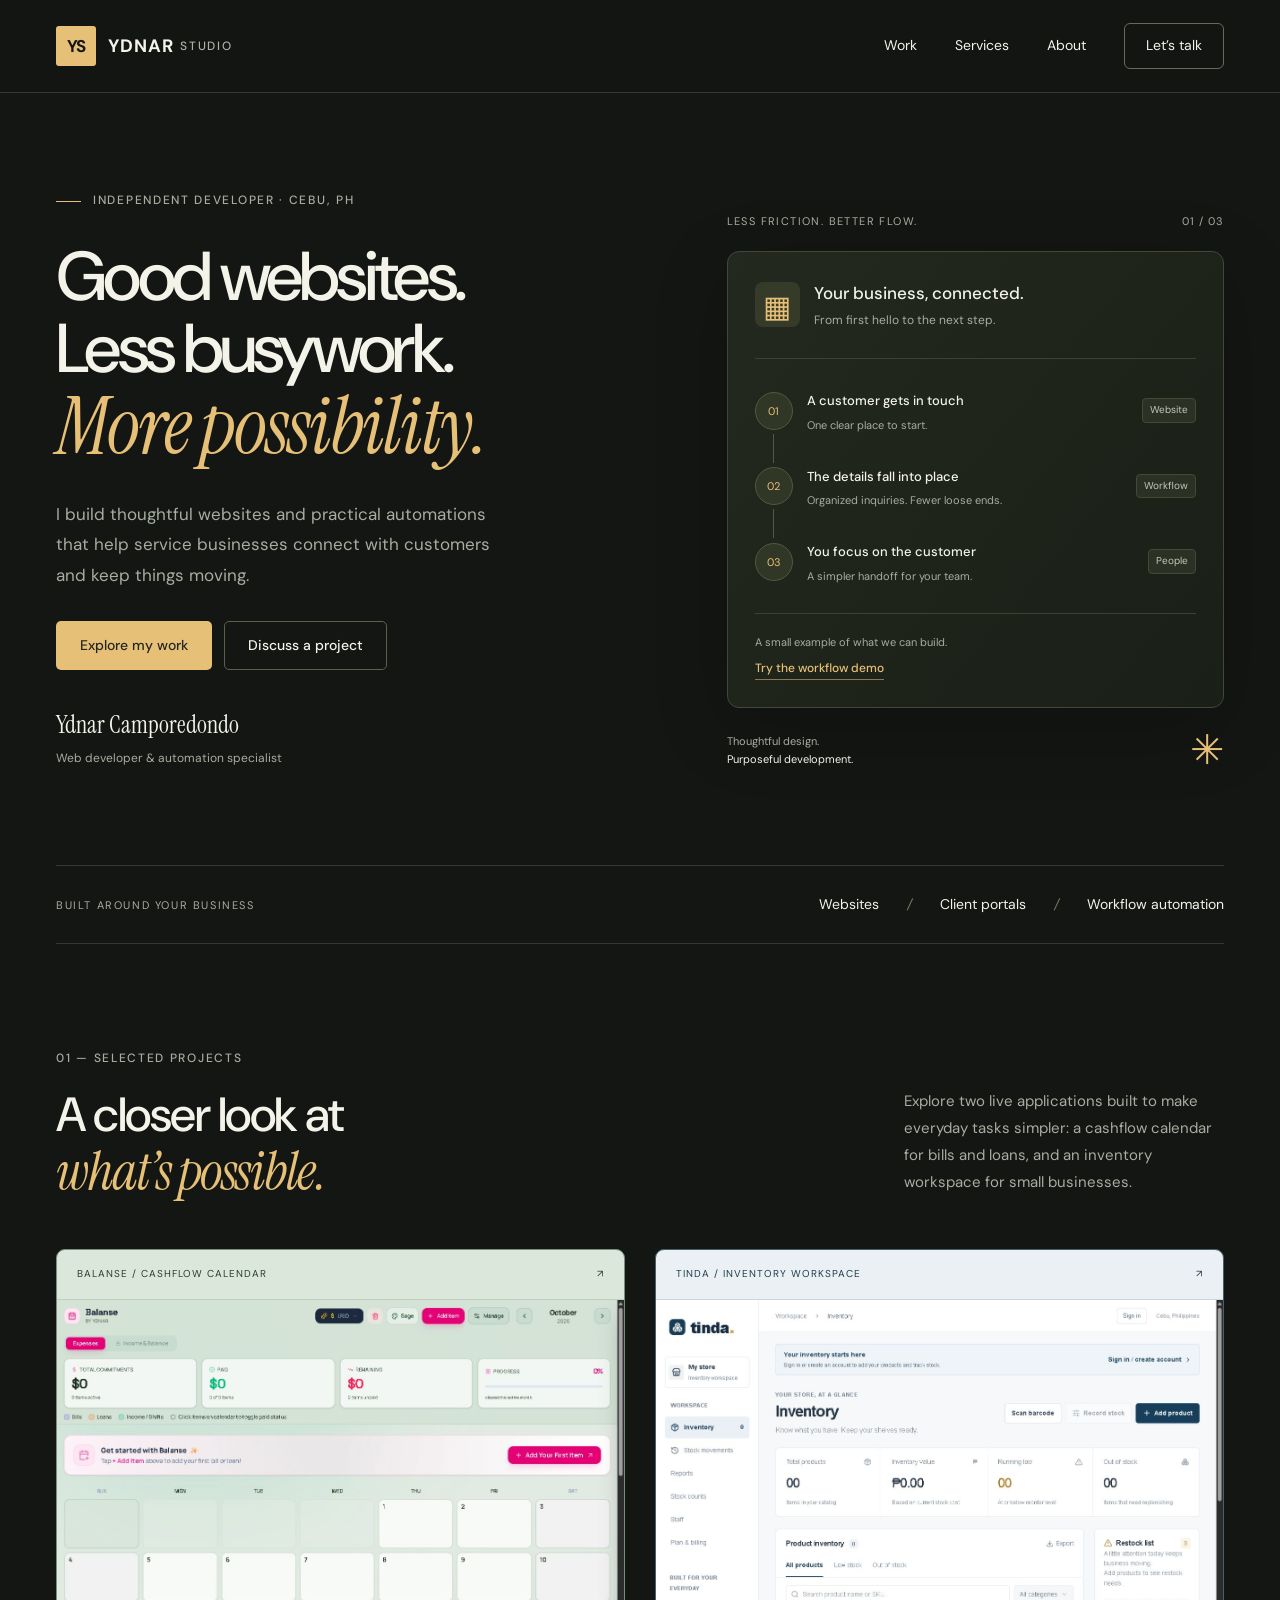
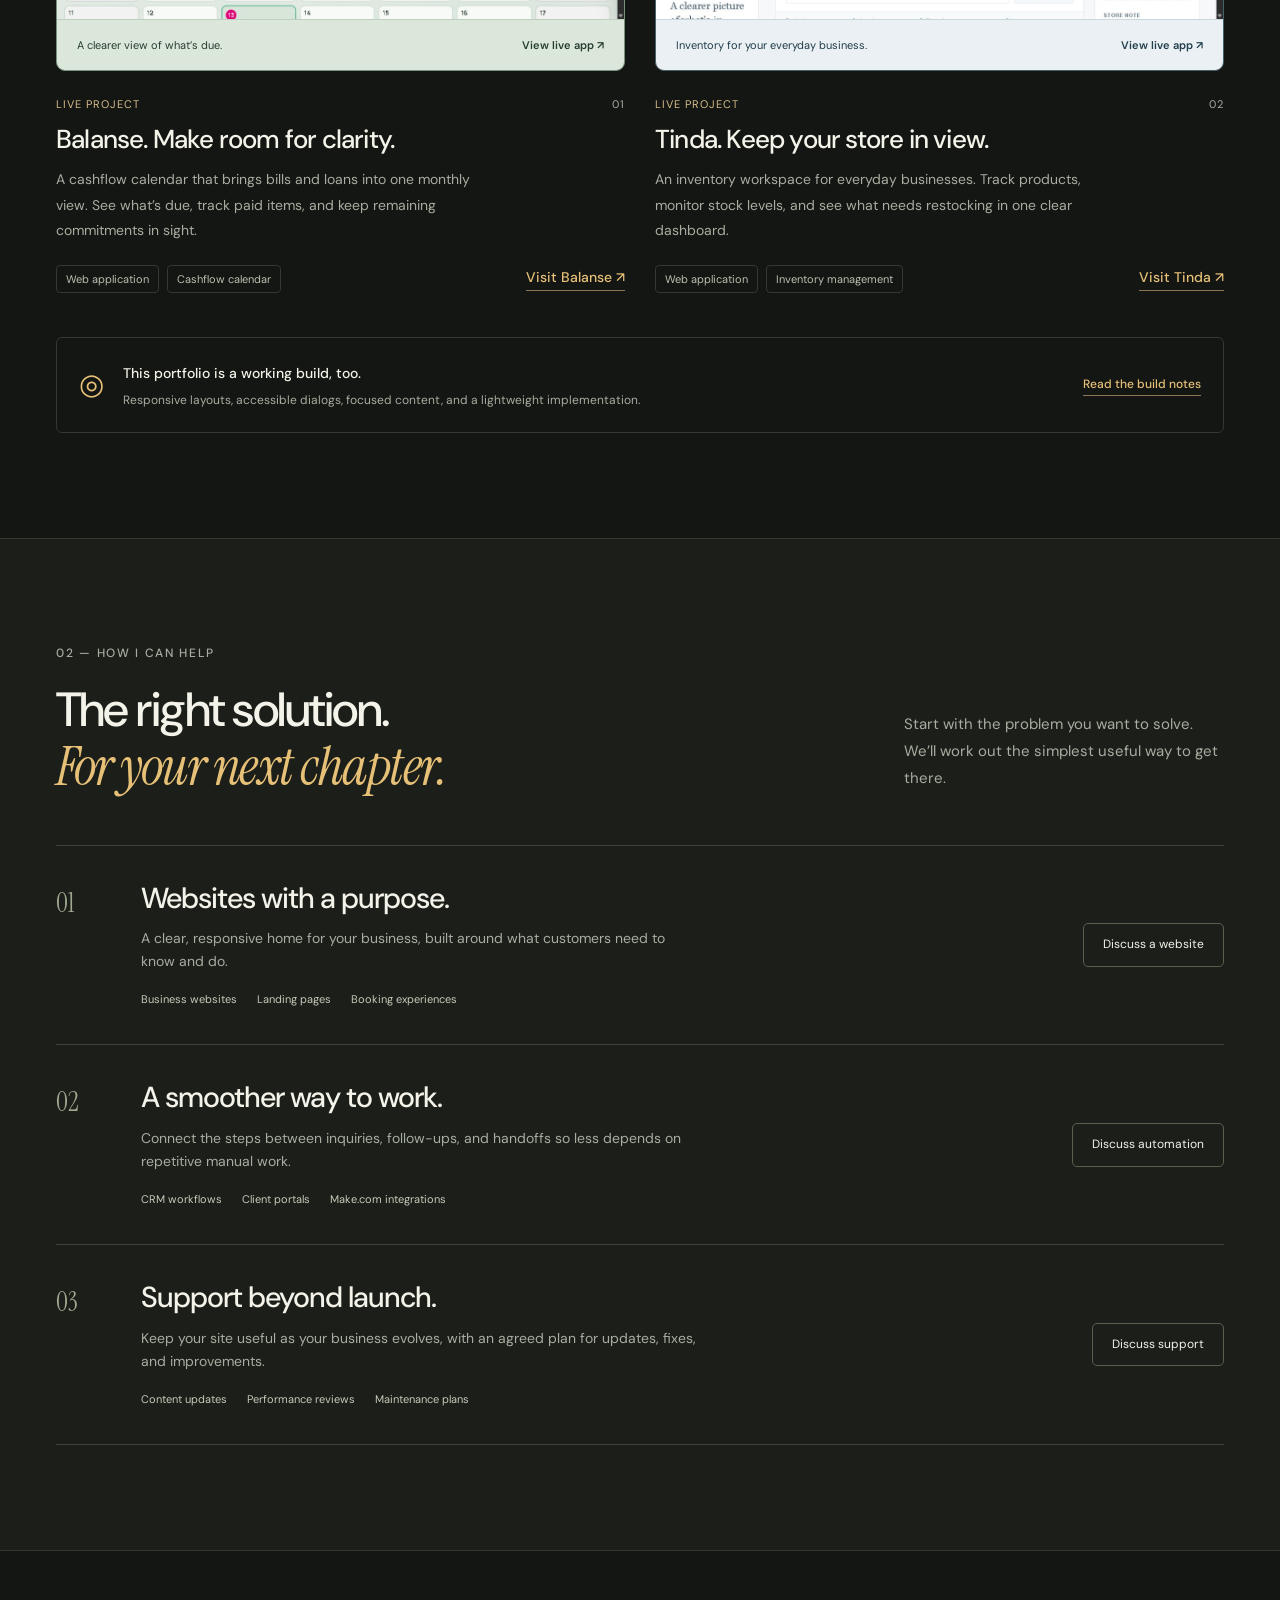
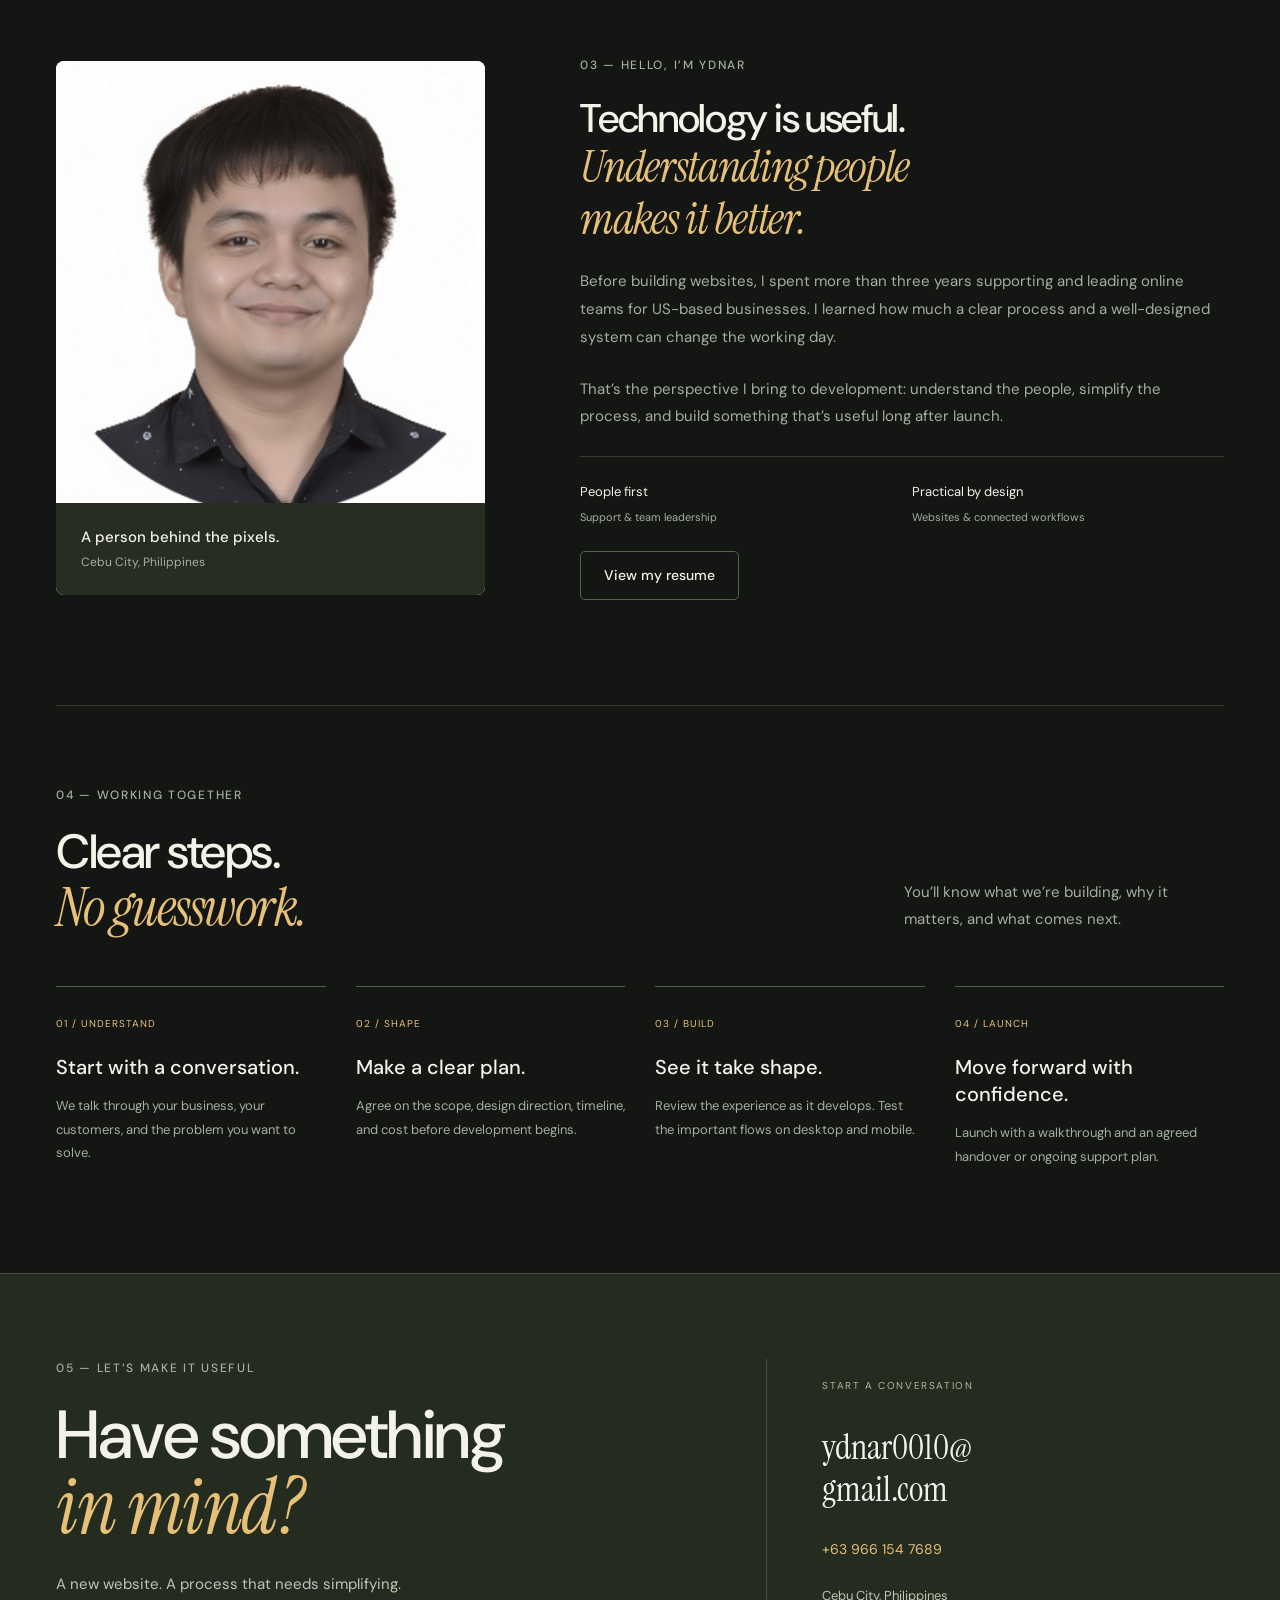
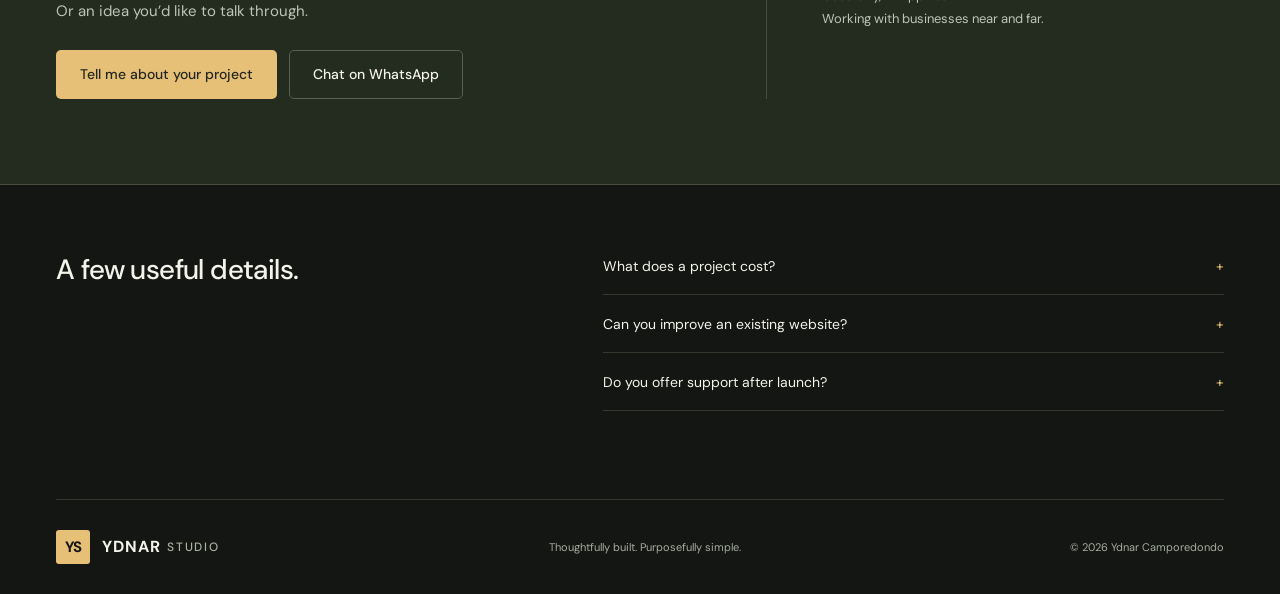
<file: index.html>
<!doctype html>
<html lang="en">
<head>
  <meta charset="utf-8"><meta name="viewport" content="width=device-width,initial-scale=1">
  <title>Ydnar Studio — Websites that work. Systems that connect.</title>
  <meta name="description" content="Ydnar Camporedondo builds thoughtful websites and practical automations for service businesses. Explore interactive demos and discuss your next project.">
  <meta name="theme-color" content="#141613">
  <link rel="canonical" href="https://ydnarstudio.space/">
  <meta property="og:url" content="https://ydnarstudio.space/">
  <meta property="og:type" content="website"><meta property="og:title" content="Ydnar Studio — Websites & Automations"><meta property="og:description" content="Thoughtful websites. Less busywork. A better experience for your customers.">
  <link rel="icon" type="image/svg+xml" href="data:image/svg+xml,%3Csvg xmlns='http://www.w3.org/2000/svg' viewBox='0 0 32 32'%3E%3Crect width='32' height='32' rx='3' fill='%23141613'/%3E%3Cpath d='M8 8l8 10 8-10M16 18v7' fill='none' stroke='%23e6bd6b' stroke-width='3'/%3E%3C/svg%3E">
  <link rel="preconnect" href="https://fonts.googleapis.com"><link rel="preconnect" href="https://fonts.gstatic.com" crossorigin>
  <link href="https://fonts.googleapis.com/css2?family=DM+Sans:wght@400;500;600;700&family=Instrument+Serif:ital@0;1&display=swap" rel="stylesheet">
  <link rel="stylesheet" href="styles.css"><script src="app.js" defer></script>
</head>
<body>
  <a class="skip-link" href="#main">Skip to content</a>
  <header class="site-header"><div class="wrap nav-wrap">
    <a class="brand" href="#home" aria-label="Ydnar Studio home"><span class="brand-mark" aria-hidden="true">YS</span><span class="brand-name">YDNAR<span class="brand-light">STUDIO</span></span></a>
    <button class="menu-toggle" aria-expanded="false" aria-controls="navigation">Menu <span aria-hidden="true">☰</span></button>
    <nav id="navigation" aria-label="Main navigation"><a href="#work">Work</a><a href="#services">Services</a><a href="#about">About</a><a class="nav-cta" href="#contact">Let’s talk</a></nav>
  </div></header>
  <main id="main">
    <section class="hero wrap" id="home">
      <div class="hero-copy"><p class="eyebrow"><span class="small-rule"></span> INDEPENDENT DEVELOPER · CEBU, PH</p>
        <h1>Good websites.<br>Less busywork.<br><em>More possibility.</em></h1>
        <p class="hero-description">I build thoughtful websites and practical automations that help service businesses connect with customers and keep things moving.</p>
        <div class="actions"><a class="button button-gold" href="#work">Explore my work</a><button class="button button-outline" data-brief>Discuss a project</button></div>
        <div class="hero-signoff"><span class="signature">Ydnar Camporedondo</span><span class="muted">Web developer & automation specialist</span></div>
      </div>
      <div class="hero-feature">
        <div class="feature-topline"><span>LESS FRICTION. BETTER FLOW.</span><span class="number">01 / 03</span></div>
        <div class="system-card">
          <div class="system-header"><span class="system-symbol" aria-hidden="true">▦</span><div><strong>Your business, connected.</strong><span>From first hello to the next step.</span></div></div>
          <div class="flow-step"><span class="step-icon" aria-hidden="true">01</span><div><strong>A customer gets in touch</strong><p>One clear place to start.</p></div><span class="flow-tag">Website</span></div>
          <div class="flow-line" aria-hidden="true"></div>
          <div class="flow-step"><span class="step-icon" aria-hidden="true">02</span><div><strong>The details fall into place</strong><p>Organized inquiries. Fewer loose ends.</p></div><span class="flow-tag">Workflow</span></div>
          <div class="flow-line" aria-hidden="true"></div>
          <div class="flow-step"><span class="step-icon" aria-hidden="true">03</span><div><strong>You focus on the customer</strong><p>A simpler handoff for your team.</p></div><span class="flow-tag">People</span></div>
          <div class="system-footer"><span>A small example of what we can build.</span><button class="text-button" data-project="pipeline">Try the workflow demo</button></div>
        </div>
        <div class="feature-bottom"><span>Thoughtful design.<br><strong>Purposeful development.</strong></span><span class="orbital-mark" aria-hidden="true">✳</span></div>
      </div>
    </section>
    <div class="specialties wrap"><span>BUILT AROUND YOUR BUSINESS</span><div><span>Websites</span><i aria-hidden="true">/</i><span>Client portals</span><i aria-hidden="true">/</i><span>Workflow automation</span></div></div>
    <section class="section wrap" id="work">
      <div class="section-heading"><div><p class="eyebrow">01 — SELECTED PROJECTS</p><h2>A closer look at<br><em>what’s possible.</em></h2></div><p>Explore two live applications built to make everyday tasks simpler: a cashflow calendar for bills and loans, and an inventory workspace for small businesses.</p></div>
      <div class="project-grid">
        <article class="project-card" id="cashflow-project">
          <a class="project-preview tinda-preview cashflow-preview" href="https://cashflow-calendar-eight.vercel.app/" target="_blank" rel="noopener noreferrer" aria-label="Open Balanse cashflow calendar (opens in a new tab)"><span class="preview-chrome"><span>BALANSE / CASHFLOW CALENDAR</span><span aria-hidden="true">↗</span></span><img src="cashflow-preview.jpg" alt="Balanse cashflow calendar in its sage theme, showing monthly commitments, paid and remaining totals, and a calendar for bills and loans." width="1265" height="712" loading="lazy" decoding="async"><span class="tinda-preview-caption"><span>A clearer view of what’s due.</span><span>View live app <span aria-hidden="true">↗</span></span></span></a>
          <div class="project-meta"><span class="project-kind">LIVE PROJECT</span><span>01</span></div><h3>Balanse. Make room for clarity.</h3><p>A cashflow calendar that brings bills and loans into one monthly view. See what’s due, track paid items, and keep remaining commitments in sight.</p><div class="project-bottom"><div class="tags"><span>Web application</span><span>Cashflow calendar</span></div><a class="text-button" href="https://cashflow-calendar-eight.vercel.app/" target="_blank" rel="noopener noreferrer">Visit Balanse <span aria-hidden="true">↗</span><span class="sr-only"> (opens in a new tab)</span></a></div>
        </article>
        <article class="project-card" id="tinda-project">
          <a class="project-preview tinda-preview" href="https://tinda-inventory.vercel.app/" target="_blank" rel="noopener noreferrer" aria-label="Open Tinda inventory app (opens in a new tab)"><span class="preview-chrome"><span>TINDA / INVENTORY WORKSPACE</span><span aria-hidden="true">↗</span></span><img src="tinda-preview.jpg" alt="Tinda inventory dashboard showing product totals, inventory value, low-stock indicators, and a restock list." width="1265" height="712" loading="lazy" decoding="async"><span class="tinda-preview-caption"><span>Inventory for your everyday business.</span><span>View live app <span aria-hidden="true">↗</span></span></span></a>
          <div class="project-meta"><span class="project-kind">LIVE PROJECT</span><span>02</span></div><h3>Tinda. Keep your store in view.</h3><p>An inventory workspace for everyday businesses. Track products, monitor stock levels, and see what needs restocking in one clear dashboard.</p><div class="project-bottom"><div class="tags"><span>Web application</span><span>Inventory management</span></div><a class="text-button" href="https://tinda-inventory.vercel.app/" target="_blank" rel="noopener noreferrer">Visit Tinda <span aria-hidden="true">↗</span><span class="sr-only"> (opens in a new tab)</span></a></div>
        </article>
      </div>
      <div class="portfolio-note"><span class="note-icon" aria-hidden="true">◎</span><div><strong>This portfolio is a working build, too.</strong><p>Responsive layouts, accessible dialogs, focused content, and a lightweight implementation.</p></div><button class="text-button" data-project="portfolio">Read the build notes</button></div>
    </section>
    <section class="services-section" id="services"><div class="wrap section">
      <div class="section-heading"><div><p class="eyebrow">02 — HOW I CAN HELP</p><h2>The right solution.<br><em>For your next chapter.</em></h2></div><p>Start with the problem you want to solve. We’ll work out the simplest useful way to get there.</p></div>
      <div class="service-list">
        <article class="service-row"><span class="service-number">01</span><div><h3>Websites with a purpose.</h3><p>A clear, responsive home for your business, built around what customers need to know and do.</p><div class="service-tags"><span>Business websites</span><span>Landing pages</span><span>Booking experiences</span></div></div><button class="service-button" data-brief data-service="Website development">Discuss a website</button></article>
        <article class="service-row"><span class="service-number">02</span><div><h3>A smoother way to work.</h3><p>Connect the steps between inquiries, follow-ups, and handoffs so less depends on repetitive manual work.</p><div class="service-tags"><span>CRM workflows</span><span>Client portals</span><span>Make.com integrations</span></div></div><button class="service-button" data-brief data-service="Workflow automation">Discuss automation</button></article>
        <article class="service-row"><span class="service-number">03</span><div><h3>Support beyond launch.</h3><p>Keep your site useful as your business evolves, with an agreed plan for updates, fixes, and improvements.</p><div class="service-tags"><span>Content updates</span><span>Performance reviews</span><span>Maintenance plans</span></div></div><button class="service-button" data-brief data-service="Website maintenance">Discuss support</button></article>
      </div>
    </div></section>
    <section class="section wrap about-section" id="about"><div class="portrait-block"><img src="ydnar.jpg" alt="Ydnar Camporedondo" width="1056" height="992" loading="lazy"><div class="portrait-caption"><strong>A person behind the pixels.</strong><span>Cebu City, Philippines</span></div></div><div class="about-copy"><p class="eyebrow">03 — HELLO, I’M YDNAR</p><h2>Technology is useful.<br><em>Understanding people<br>makes it better.</em></h2><p>Before building websites, I spent more than three years supporting and leading online teams for US-based businesses. I learned how much a clear process and a well-designed system can change the working day.</p><p>That’s the perspective I bring to development: understand the people, simplify the process, and build something that’s useful long after launch.</p><div class="about-facts"><div><strong>People first</strong><span>Support & team leadership</span></div><div><strong>Practical by design</strong><span>Websites & connected workflows</span></div></div><a class="button button-outline" href="ydnar-resume.pdf" target="_blank" rel="noopener">View my resume <span class="sr-only">(PDF, opens in a new tab)</span></a></div></section>
    <section class="section wrap process-section" id="process"><div class="section-heading"><div><p class="eyebrow">04 — WORKING TOGETHER</p><h2>Clear steps.<br><em>No guesswork.</em></h2></div><p>You’ll know what we’re building, why it matters, and what comes next.</p></div><div class="process-grid"><article><span>01 / UNDERSTAND</span><h3>Start with a conversation.</h3><p>We talk through your business, your customers, and the problem you want to solve.</p></article><article><span>02 / SHAPE</span><h3>Make a clear plan.</h3><p>Agree on the scope, design direction, timeline, and cost before development begins.</p></article><article><span>03 / BUILD</span><h3>See it take shape.</h3><p>Review the experience as it develops. Test the important flows on desktop and mobile.</p></article><article><span>04 / LAUNCH</span><h3>Move forward with confidence.</h3><p>Launch with a walkthrough and an agreed handover or ongoing support plan.</p></article></div></section>
    <section class="contact-section" id="contact"><div class="wrap contact-inner"><div><p class="eyebrow">05 — LET’S MAKE IT USEFUL</p><h2>Have something<br><em>in mind?</em></h2><p>A new website. A process that needs simplifying.<br>Or an idea you’d like to talk through.</p><div class="actions"><button class="button button-gold" data-brief>Tell me about your project</button><a class="button button-outline" href="https://wa.me/639661547689" target="_blank" rel="noopener">Chat on WhatsApp</a></div></div><div class="contact-details"><span>START A CONVERSATION</span><a class="contact-email" href="mailto:ydnar0010@gmail.com">ydnar0010@<br>gmail.com</a><a href="tel:+639661547689">+63 966 154 7689</a><p>Cebu City, Philippines<br>Working with businesses near and far.</p></div></div></section>
    <section class="faq-section wrap"><h2>A few useful details.</h2><div class="faq-list"><details><summary>What does a project cost?</summary><p>Cost depends on the scope, integrations, and content needed. After our first conversation, I’ll prepare a proposal so you can review the deliverables and price before committing.</p></details><details><summary>Can you improve an existing website?</summary><p>Yes. We can start by reviewing your current site and deciding whether targeted improvements or a new build would best support your goals.</p></details><details><summary>Do you offer support after launch?</summary><p>Yes. We’ll agree on the handover and any maintenance arrangement as part of the proposal, including what’s covered and how long it lasts.</p></details></div></section>
  </main>
  <footer class="site-footer wrap"><a class="brand" href="#home" aria-label="Ydnar Studio home"><span class="brand-mark" aria-hidden="true">YS</span><span class="brand-name">YDNAR<span class="brand-light">STUDIO</span></span></a><span>Thoughtfully built. Purposefully simple.</span><span>© <span id="year">2026</span> Ydnar Camporedondo</span></footer>
  <dialog id="project-dialog" class="project-dialog" aria-labelledby="project-title"><div class="dialog-head"><div><p class="eyebrow" id="project-label"></p><h2 id="project-title"></h2></div><button class="close-button" data-close aria-label="Close project details">✕</button></div><div id="project-content"></div></dialog>
  <dialog id="brief-dialog" class="brief-dialog" aria-labelledby="brief-title"><div class="dialog-head"><div><p class="eyebrow">START A CONVERSATION</p><h2 id="brief-title">What are you thinking?</h2></div><button class="close-button" data-close aria-label="Close project inquiry">✕</button></div><p class="brief-intro">A few details make a useful starting point. This prepares an email in your own email app.</p><form id="brief-form"><div class="form-grid"><label>Your name<input name="name" autocomplete="name" required maxlength="100" placeholder="Your name"></label><label>Email address<input name="email" type="email" autocomplete="email" required maxlength="254" placeholder="you@business.com"></label></div><label>What can I help with?<select name="service"><option>Website development</option><option>Workflow automation</option><option>Website maintenance</option><option>Something else</option></select></label><label>Tell me a little about the project<textarea name="message" required maxlength="4000" rows="4" placeholder="What does your business do, and what would you like to improve?"></textarea></label><div class="brief-actions"><button class="button button-gold" type="submit">Prepare email</button><button class="button button-outline" type="button" id="copy-brief">Copy inquiry</button></div><p id="brief-status" role="status"></p><p class="form-note">No details are stored on this website. You can also email <a href="mailto:ydnar0010@gmail.com">ydnar0010@gmail.com</a> directly.</p></form></dialog>
</body></html>
</file>
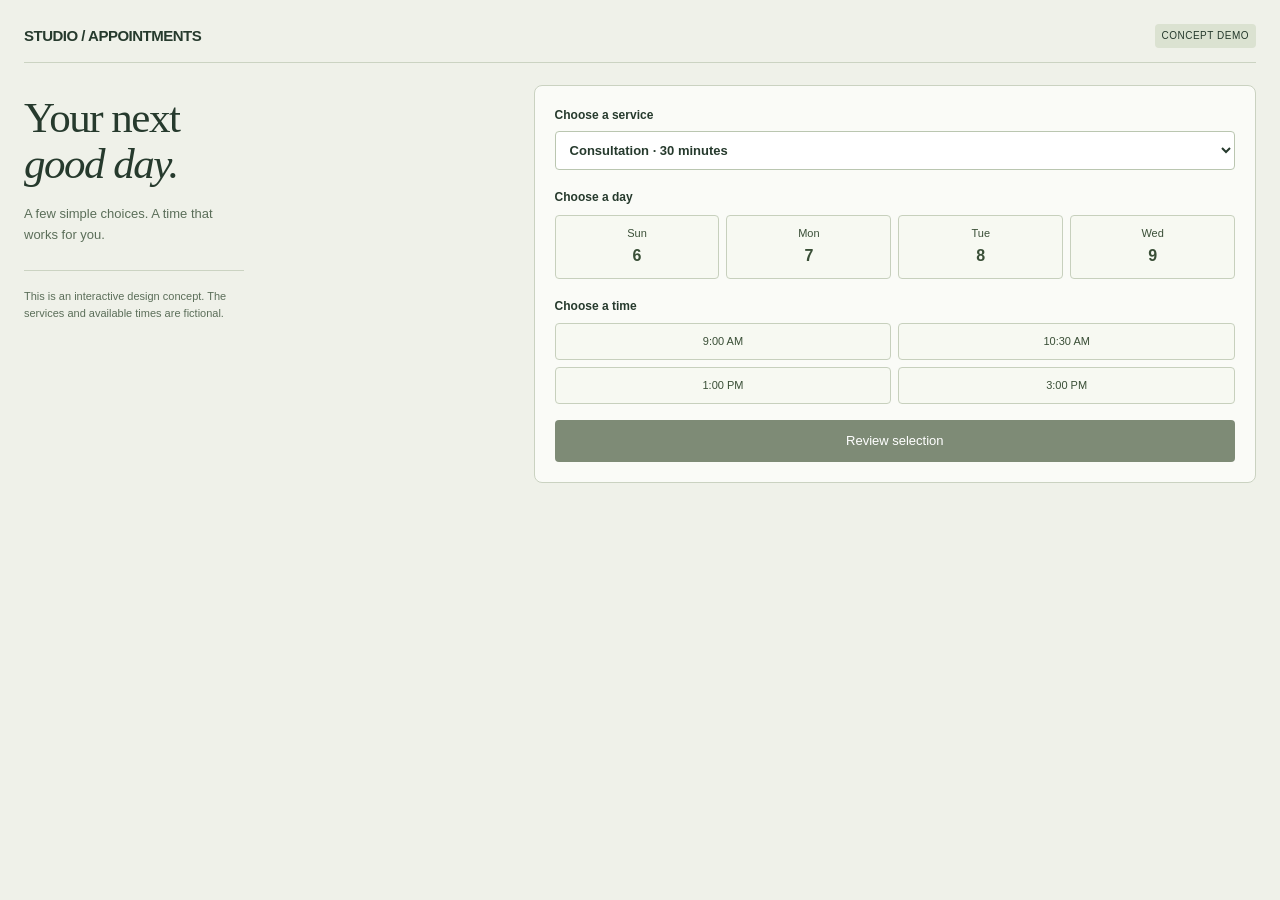
<file: demo.html>
<!doctype html><html lang="en"><head><meta charset="utf-8"><meta name="viewport" content="width=device-width,initial-scale=1"><meta name="robots" content="noindex"><title>Ydnar Studio — Interactive concept demo</title><style>
:root{font-family:Arial,sans-serif;color:#263a2d;background:#eff1e9;line-height:1.55;color-scheme:light}*{box-sizing:border-box}body{margin:0;padding:24px;font-size:14px}h1,h2,h3,p{margin:0}button,input,select{font:inherit}button{cursor:pointer}button:focus-visible,input:focus-visible,select:focus-visible{outline:3px solid #af772b;outline-offset:3px}.demo-top{display:flex;align-items:center;justify-content:space-between;border-bottom:1px solid #cbd3c2;padding-bottom:14px;margin-bottom:22px;font-size:11px;letter-spacing:1px}.demo-top strong{font-size:15px;letter-spacing:-.5px}.demo-label{background:#dbe2d1;border-radius:4px;padding:4px 7px;font-size:10px;letter-spacing:.5px}.layout{display:grid;grid-template-columns:.8fr 1.2fr;gap:28px}.intro{padding-top:10px}.intro h1{font-family:Georgia,serif;font-size:43px;font-weight:400;letter-spacing:-1.5px;line-height:1.08}.intro h1 em{font-weight:400}.intro>p{color:#5b6e59;max-width:220px;margin-top:17px;font-size:13px}.intro .note{font-size:11px;margin-top:25px;border-top:1px solid #cbd3c2;padding-top:17px}.booking-panel{background:#fafbf7;border:1px solid #cad2c1;border-radius:8px;padding:20px}label{display:block;font-size:12px;font-weight:600;margin-bottom:18px}select,input{display:block;width:100%;border:1px solid #bac6b0;background:white;color:#263a2d;padding:10px;border-radius:4px;margin-top:7px;font-size:13px}.field-title{font-size:12px;font-weight:600;margin-bottom:8px}.choice-grid{display:flex;gap:7px;margin-bottom:18px}.choice{background:#f7f9f2;border:1px solid #c7d0bd;border-radius:4px;padding:9px 5px;flex:1;min-width:0;color:#3a4f37;font-size:11px}.choice strong{display:block;font-size:16px;margin-top:2px}.choice[aria-pressed=true]{background:#304a35;color:#f4f6ed;border-color:#304a35}.slots{display:grid;grid-template-columns:1fr 1fr;gap:7px;margin-bottom:16px}.slots .choice{padding:9px}.primary{background:#304a35;color:white;border:0;border-radius:4px;padding:11px 15px;font-size:13px;width:100%}.primary:hover{background:#233a28}.primary:disabled{cursor:not-allowed;background:#7e8b76}.booking-result{margin-top:15px;background:#e5eadc;border:1px solid #bdc9ad;padding:13px;border-radius:5px;font-size:12px}.booking-result strong{font-size:14px}.booking-result p{margin-top:6px}.muted{color:#667661;font-size:12px}.toolbar{display:flex;gap:12px;align-items:center;margin:18px 0}.toolbar input{margin:0;flex:1}.toolbar select{width:170px;margin:0}.pipeline-header{display:flex;justify-content:space-between;align-items:start}.pipeline-header h1{font-size:25px;font-weight:500;letter-spacing:-.8px}.pipeline-header p{font-size:12px;color:#65735e;margin-top:5px}.reset{border:1px solid #b4c3a7;background:transparent;border-radius:4px;padding:7px 11px;color:#304a35;font-size:11px}.stats{display:grid;grid-template-columns:repeat(3,1fr);gap:10px;margin-top:20px}.stat{padding:12px;background:#e1e7d7;border:1px solid #c1ceb5;border-radius:5px;color:#5b7052;font-size:11px}.stat strong{font-size:25px;font-weight:400;display:block;color:#304a35;line-height:1.1;margin-bottom:5px}.inquiry-list{display:grid;grid-template-columns:repeat(2,1fr);gap:10px}.inquiry{border:1px solid #c3cfb8;background:#fafbf7;border-radius:6px;padding:15px}.inquiry h2{font-size:14px;font-weight:600}.inquiry p{font-size:11px;color:#607557;margin-top:4px}.inquiry .stage{font-size:10px;display:inline-block;background:#e5eadb;color:#425d36;padding:3px 6px;border-radius:3px;margin-block:11px}.inquiry select{padding:7px;font-size:11px;margin-top:4px}.inquiry label{margin-bottom:0;font-size:10px;font-weight:400;color:#586950}.empty{padding:20px;text-align:center;background:#fafbf7;border:1px solid #c3cfb8;border-radius:5px;grid-column:1/-1}.pipeline-foot{font-size:10px;color:#667661;margin-top:17px;display:flex;gap:12px;justify-content:space-between}#pipeline-status{color:#304a35}body[data-mode=pipeline]{padding:22px}@media(max-width:520px){body{padding:16px}.layout{grid-template-columns:1fr;gap:18px}.intro{padding-top:0}.intro h1{font-size:30px}.intro h1 br{display:none}.intro>p{max-width:100%;margin-top:8px}.intro .note{display:none}.booking-panel{padding:16px}.demo-top{margin-bottom:15px}.inquiry-list{grid-template-columns:1fr}.toolbar{flex-wrap:wrap;gap:8px}.toolbar select{width:100%}.pipeline-header h1{font-size:22px}.pipeline-foot{flex-direction:column;gap:5px}body[data-mode=pipeline]{padding:16px}.demo-label{font-size:9px}.stats{gap:7px}.stat{padding:10px;font-size:10px}}
</style></head><body>
<div class="demo-top"><strong id="demo-brand">STUDIO / APPOINTMENTS</strong><span class="demo-label">CONCEPT DEMO</span></div>
<main id="booking"><div class="layout"><div class="intro"><h1>Your next<br><em>good day.</em></h1><p>A few simple choices. A time that works for you.</p><p class="note">This is an interactive design concept. The services and available times are fictional.</p></div><div class="booking-panel"><form id="booking-form"><label>Choose a service<select id="service"><option value="consultation">Consultation · 30 minutes</option><option value="planning">Planning session · 60 minutes</option><option value="review">Progress review · 45 minutes</option></select></label><p class="field-title" id="day-label">Choose a day</p><div id="days" class="choice-grid" role="group" aria-labelledby="day-label"></div><p class="field-title" id="time-label">Choose a time</p><div id="slots" class="slots" role="group" aria-labelledby="time-label"></div><button class="primary" id="review-booking" type="submit" disabled>Review selection</button></form><div id="booking-result" role="status"></div></div></div></main>
<main id="pipeline" hidden><div class="pipeline-header"><div><h1>A little less admin.</h1><p>Your next steps, in one place.</p></div><button class="reset" id="reset-pipeline">Reset demo</button></div><div class="stats" aria-label="Inquiry summary"><div class="stat"><strong id="new-count">0</strong>New inquiries</div><div class="stat"><strong id="progress-count">0</strong>In progress</div><div class="stat"><strong id="ready-count">0</strong>Ready to book</div></div><div class="toolbar"><input id="search" type="search" placeholder="Search inquiries…" aria-label="Search inquiries"><select id="filter" aria-label="Filter inquiries by status"><option value="all">All stages</option><option>New inquiry</option><option>In progress</option><option>Ready to book</option></select></div><div id="inquiry-list" class="inquiry-list"></div><div class="pipeline-foot"><span>Fictional data · changes are not saved.</span><span id="pipeline-status" role="status"></span></div></main>
<script>
const mode=new URLSearchParams(location.search).get('mode')==='pipeline'?'pipeline':'booking';
document.body.dataset.mode=mode;
document.querySelector('#booking').hidden=mode!=='booking';document.querySelector('#pipeline').hidden=mode!=='pipeline';
if(mode==='booking'){
 const weekdays=['Sun','Mon','Tue','Wed','Thu','Fri','Sat'];const dates=[];let selectedDay=null;let selectedTime=null;
 for(let i=1;i<=4;i++){const date=new Date();date.setDate(date.getDate()+i);date.setHours(12,0,0,0);dates.push(date);const button=document.createElement('button');button.type='button';button.className='choice';button.setAttribute('aria-pressed','false');button.setAttribute('aria-label',date.toLocaleDateString('en',{weekday:'long',month:'long',day:'numeric'}));const day=document.createElement('span');day.textContent=weekdays[date.getDay()];const number=document.createElement('strong');number.textContent=date.getDate();button.append(day,number);button.addEventListener('click',()=>{selectedDay=i-1;selectedTime=null;document.querySelectorAll('#days button').forEach(b=>b.setAttribute('aria-pressed',String(b===button)));renderSlots();clearSummary();});document.querySelector('#days').append(button);}
 function clearSummary(){document.querySelector('#booking-result').replaceChildren();document.querySelector('#review-booking').disabled=selectedDay===null||selectedTime===null;}
 function renderSlots(){const target=document.querySelector('#slots');target.replaceChildren();const service=document.querySelector('#service').value;const times=service==='planning'?['9:00 AM','11:00 AM','2:00 PM','4:00 PM']:service==='review'?['9:30 AM','11:15 AM','1:45 PM','3:30 PM']:['9:00 AM','10:30 AM','1:00 PM','3:00 PM'];times.forEach((time,index)=>{const button=document.createElement('button');button.type='button';button.className='choice';button.textContent=time;button.disabled=selectedDay===null;button.setAttribute('aria-pressed','false');button.addEventListener('click',()=>{selectedTime=time;target.querySelectorAll('button').forEach(b=>b.setAttribute('aria-pressed',String(b===button)));clearSummary();});target.append(button);});}
 document.querySelector('#service').addEventListener('change',()=>{selectedTime=null;renderSlots();clearSummary();});renderSlots();
 document.querySelector('#booking-form').addEventListener('submit',event=>{event.preventDefault();if(selectedDay===null||selectedTime===null)return;const target=document.querySelector('#booking-result');target.replaceChildren();target.className='booking-result';const title=document.createElement('strong');title.textContent='Your demo booking summary';const text=document.createElement('p');text.textContent=document.querySelector('#service').selectedOptions[0].textContent+' · '+dates[selectedDay].toLocaleDateString('en',{weekday:'long',month:'short',day:'numeric'})+' at '+selectedTime;const note=document.createElement('p');note.textContent='Selection complete. This concept does not make a real reservation.';target.append(title,text,note);});
}else{
 document.querySelector('#demo-brand').textContent='FLOW / CLIENT WORKSPACE';
 const stages=['New inquiry','In progress','Ready to book'];
 const original=[{name:'Jamie Davis',project:'Website consultation',stage:'New inquiry'},{name:'Alex Lee',project:'Booking workflow',stage:'In progress'},{name:'Sam Morgan',project:'Client portal',stage:'Ready to book'},{name:'Taylor Reed',project:'Business landing page',stage:'New inquiry'},{name:'Jordan Kim',project:'CRM integration',stage:'In progress'},{name:'Casey Moore',project:'Website maintenance',stage:'New inquiry'}];
 let inquiries=original.map(item=>({...item}));
 function render(){for(const [stage,id] of [['New inquiry','new-count'],['In progress','progress-count'],['Ready to book','ready-count']])document.getElementById(id).textContent=inquiries.filter(item=>item.stage===stage).length;const list=document.querySelector('#inquiry-list');list.replaceChildren();const query=document.querySelector('#search').value.trim().toLowerCase();const filter=document.querySelector('#filter').value;const items=inquiries.filter(item=>(filter==='all'||item.stage===filter)&&(item.name+' '+item.project).toLowerCase().includes(query));if(!items.length){const empty=document.createElement('p');empty.className='empty';empty.textContent='No inquiries match. Try a different search or stage.';list.append(empty);}items.forEach(item=>{const card=document.createElement('article');card.className='inquiry';const heading=document.createElement('h2');heading.textContent=item.name;const project=document.createElement('p');project.textContent=item.project;const tag=document.createElement('span');tag.className='stage';tag.textContent=item.stage;const label=document.createElement('label');label.textContent='Move to stage';const select=document.createElement('select');select.setAttribute('aria-label','Stage for '+item.name);stages.forEach(stage=>{const option=document.createElement('option');option.textContent=stage;option.selected=stage===item.stage;select.append(option);});select.addEventListener('change',()=>{item.stage=select.value;render();document.querySelector('#pipeline-status').textContent=item.name+' moved to '+item.stage.toLowerCase()+'.';const current=Array.from(list.querySelectorAll('select')).find(el=>el.getAttribute('aria-label')==='Stage for '+item.name);if(current)current.focus();else document.querySelector('#filter').focus();});label.append(select);card.append(heading,project,tag,label);list.append(card);});}
 document.querySelector('#search').addEventListener('input',render);document.querySelector('#filter').addEventListener('change',render);document.querySelector('#reset-pipeline').addEventListener('click',()=>{inquiries=original.map(item=>({...item}));document.querySelector('#search').value='';document.querySelector('#filter').value='all';render();document.querySelector('#pipeline-status').textContent='Demo reset.';});render();
}
</script></body></html>
</file>
<file: styles.css>
/* Ydnar Studio: restrained editorial typography, warm gold, deep charcoal. */
:root{--bg:#141613;--surface:#1d201b;--surface2:#252922;--text:#f3f3e9;--muted:#a7ada0;--gold:#e7c078;--line:#34382f;--font:'DM Sans',Arial,sans-serif;--serif:'Instrument Serif',Georgia,serif;color-scheme:dark}
*{box-sizing:border-box}html{scroll-behavior:smooth;scroll-padding-top:100px}body{margin:0;background:var(--bg);color:var(--text);font-family:var(--font);font-size:16px;line-height:1.65}button,input,select,textarea{font:inherit}button,a{-webkit-tap-highlight-color:transparent}button{cursor:pointer}a{color:inherit;text-decoration:none}button{color:inherit}img{display:block;max-width:100%;height:auto}button:focus-visible,a:focus-visible,input:focus-visible,select:focus-visible,textarea:focus-visible,summary:focus-visible{outline:2px solid var(--gold);outline-offset:5px}::selection{background:var(--gold);color:var(--bg)}h1,h2,h3,p{margin:0}h1,h2,h3{font-weight:500;line-height:1.12}em{font-family:var(--serif);font-weight:400;color:var(--gold)}.wrap{max-width:1280px;width:calc(100% - 112px);margin-inline:auto}.muted{color:var(--muted)}.sr-only{position:absolute;width:1px;height:1px;padding:0;overflow:hidden;clip:rect(0,0,0,0);white-space:nowrap}.skip-link{position:fixed;left:16px;top:-100px;z-index:200;background:var(--gold);color:var(--bg);padding:12px}.skip-link:focus{top:12px}.site-header{border-bottom:1px solid var(--line);position:sticky;top:0;z-index:30;background:rgba(20,22,19,.96);backdrop-filter:blur(14px)}.nav-wrap{display:flex;align-items:center;justify-content:space-between;min-height:92px}.brand{display:inline-flex;align-items:center;font-size:23px;font-weight:700;letter-spacing:-1px}.brand-light{font-weight:400}.brand-mark{font-family:var(--serif);font-style:italic;font-size:35px;width:38px;color:var(--gold);margin-right:8px}.brand-mark span{color:var(--text)}nav{display:flex;gap:38px;align-items:center;font-size:14px}nav>a{transition:color .2s}nav>a:hover{color:var(--gold)}.nav-cta{padding:10px 21px;border:1px solid #646d59;border-radius:6px}.menu-toggle{display:none}.hero{padding-top:96px;padding-bottom:94px;display:grid;grid-template-columns:1.22fr 1fr;gap:64px;align-items:center}.eyebrow{font-size:12px;letter-spacing:1.7px;font-weight:500;color:var(--muted);display:flex;align-items:center;gap:12px}.small-rule{display:inline-block;width:25px;height:1px;background:var(--gold)}h1{font-size:clamp(50px,5.4vw,78px);letter-spacing:-3.7px;line-height:1.045;margin-top:29px;font-weight:500}h1 em{font-size:1.15em;letter-spacing:-2px}.hero-description{max-width:460px;color:var(--muted);font-size:17px;line-height:1.8;margin:31px 0}.actions{display:flex;gap:12px;flex-wrap:wrap}.button{display:inline-flex;align-items:center;justify-content:center;min-height:48px;padding:12px 23px;border-radius:5px;border:1px solid transparent;font-size:14px;font-weight:500;transition:background .2s,color .2s,border-color .2s}.button-gold{background:var(--gold);color:#24271f}.button-gold:hover{background:#f4d49e}.button-outline{background:transparent;border-color:#58604e;color:var(--text)}.button-outline:hover{border-color:var(--gold);background:#23281e}.hero-signoff{display:flex;flex-direction:column;margin-top:35px;gap:4px}.signature{font-family:var(--serif);font-size:24px}.hero-signoff .muted{font-size:12px}.hero-feature{position:relative;padding-top:23px}.feature-topline,.feature-bottom{display:flex;align-items:center;justify-content:space-between;font-size:11px;color:var(--muted);letter-spacing:1.4px}.feature-topline{margin-bottom:21px}.number{letter-spacing:1px}.system-card{background:linear-gradient(130deg,#24291f,#1a1f17);border:1px solid #414936;border-radius:12px;padding:27px;box-shadow:0 20px 75px #0003}.system-header{display:flex;gap:14px;align-items:center;padding-bottom:28px;margin-bottom:28px;border-bottom:1px solid #3a4232}.system-header strong{font-size:17px;font-weight:500}.system-header span:not(.system-symbol){display:block;color:var(--muted);font-size:12px;margin-top:3px}.system-symbol{font-size:30px;color:var(--gold);width:45px;height:45px;display:grid;place-items:center;background:#363a29;border-radius:8px}.flow-step{display:flex;gap:14px;align-items:center;position:relative}.step-icon{color:var(--gold);background:#313726;border:1px solid #505a3e;border-radius:50%;width:38px;height:38px;display:grid;place-items:center;flex-shrink:0;font-size:11px}.flow-step strong{font-size:13px;font-weight:500}.flow-step p{color:var(--muted);font-size:11px;margin-top:2px}.flow-tag{margin-left:auto;font-size:10px;color:#c2c9b5;background:#2b3124;border:1px solid #424a36;border-radius:4px;padding:3px 7px}.flow-line{width:1px;height:29px;margin-left:18px;background:#515b42}.system-footer{border-top:1px solid #3a4232;margin-top:28px;padding-top:19px;display:flex;flex-direction:column;align-items:flex-start;gap:8px;font-size:11px;color:var(--muted)}.text-button{background:transparent;border:0;border-bottom:1px solid #8b7751;color:var(--gold);padding:0 0 2px;font-size:14px;font-weight:500;line-height:1.5}.text-button:hover{color:#ffe0a5;border-color:#ffe0a5}.system-footer .text-button{font-size:12px}.feature-bottom{margin-top:22px;letter-spacing:0;line-height:1.6}.feature-bottom strong{font-weight:400;color:var(--text)}.orbital-mark{font-size:41px;color:var(--gold);line-height:1}.specialties{border-top:1px solid var(--line);border-bottom:1px solid var(--line);display:flex;align-items:center;justify-content:space-between;padding:27px 0;color:var(--muted)}.specialties>span{font-size:11px;letter-spacing:1.6px}.specialties>div{display:flex;gap:28px;font-size:14px;color:var(--text)}.specialties i{color:#737960}.section{padding-top:105px;padding-bottom:105px}.section-heading{display:flex;justify-content:space-between;align-items:flex-end;gap:40px;margin-bottom:48px}.section-heading>p{color:var(--muted);max-width:320px;font-size:15px;line-height:1.8;padding-bottom:5px}h2{font-size:48px;letter-spacing:-1.5px;line-height:1.1}.section-heading h2,.about-copy h2{margin-top:20px}h2 em{font-size:1.13em}.project-grid{display:grid;grid-template-columns:1fr 1fr;gap:30px}.project-preview{width:100%;display:block;border:0;border-radius:9px;text-align:left;padding:24px;min-height:360px;overflow:hidden;transition:filter .2s}.project-preview:hover{filter:brightness(1.06)}.booking-preview{background:#e0e5d9;color:#2b3e31}.preview-chrome{display:flex;justify-content:space-between;align-items:center;font-size:10px;letter-spacing:1.4px;border-bottom:1px solid #9fae9750;padding-bottom:14px}.booking-mini{display:block;width:70%;margin:27px auto 0}.preview-label{display:block;font-size:11px;margin-bottom:8px;color:#5c6c58}.preview-title{font-family:var(--serif);font-size:48px;line-height:.95;display:block;letter-spacing:-1px}.preview-title em{color:#2b3e31}.mini-slot{display:flex;justify-content:space-between;font-size:11px;margin-top:24px;padding-bottom:9px;border-bottom:1px solid #bac5b3}.mini-slot strong{font-weight:500}.mini-days{display:flex;gap:8px;margin-top:12px}.mini-days>span{flex:1;display:block;text-align:center;border:1px solid #bac5b3;border-radius:3px;font-size:8px;line-height:1.4;padding:7px 4px}.mini-days b{display:block;font-size:15px;font-weight:500}.mini-days .selected{background:#2b3e31;color:#eef2e7;border-color:#2b3e31}.mini-action{display:block;background:#2b3e31;color:#eef2e7;font-size:10px;text-align:center;padding:9px;margin-top:10px;border-radius:3px}.pipeline-preview{background:#252b24;color:#e8ebdf;border:1px solid #46503d}.pipeline-mini{display:block;padding:25px 7px 0}.dashboard-title{font-size:21px;letter-spacing:-.5px;display:block}.dashboard-sub{font-size:10px;color:#adb5a4;display:block;margin-top:4px}.mini-stats{display:flex;gap:10px;margin-top:21px}.mini-stats>span{flex:1;background:#343b2f;border:1px solid #49533e;border-radius:5px;padding:10px;font-size:9px;color:#c6ccb9}.mini-stats b{display:block;font-size:24px;line-height:1.1;color:var(--gold);font-weight:400;margin-bottom:7px}.mini-table{display:block;margin-top:14px}.mini-table>span{display:flex;align-items:center;gap:10px;border-bottom:1px solid #404836;padding:12px 0;font-size:11px}.mini-table i{font-style:normal;background:#434b39;color:#e3e8d7;border-radius:50%;display:grid;place-items:center;width:27px;height:27px;font-size:9px}.mini-table small{display:block;color:#aeb5a3;font-size:9px}.mini-table b{margin-left:auto;color:#c8d6b6;font-size:8px;background:#36462f;border:1px solid #4a5d40;padding:3px 5px;border-radius:3px;font-weight:400}.mini-table .gold{color:#e4c37a;background:#47402c;border-color:#60563b}.project-meta{display:flex;justify-content:space-between;color:var(--muted);font-size:11px;letter-spacing:1px;margin:24px 0 12px}.project-kind{color:#d8bd8a}.project-card h3{font-size:26px;letter-spacing:-.8px}.project-card>p{color:var(--muted);font-size:14px;max-width:440px;line-height:1.8;margin-top:13px}.project-bottom{display:flex;gap:12px;justify-content:space-between;align-items:center;margin-top:22px}.tags{display:flex;gap:8px;flex-wrap:wrap}.tags>span{border:1px solid var(--line);border-radius:4px;color:#bac0b1;font-size:11px;padding:4px 9px}.portfolio-note{border:1px solid var(--line);border-radius:6px;margin-top:44px;padding:22px;display:flex;align-items:center;gap:19px}.note-icon{font-size:29px;color:var(--gold)}.portfolio-note strong{font-weight:500;font-size:14px}.portfolio-note p{color:var(--muted);font-size:12px;margin-top:4px}.portfolio-note .text-button{margin-left:auto;flex-shrink:0;font-size:12px}.services-section{background:#1b1e19;border-top:1px solid var(--line);border-bottom:1px solid var(--line)}.service-row{display:grid;grid-template-columns:55px 1fr auto;gap:30px;align-items:center;border-top:1px solid #3d4435;padding:36px 0}.service-row:last-child{border-bottom:1px solid #3d4435}.service-number{font-family:var(--serif);font-size:26px;color:#9fa890;align-self:start}.service-row h3{font-size:29px;letter-spacing:-1px}.service-row p{font-size:14px;color:var(--muted);margin-top:13px;max-width:560px}.service-tags{display:flex;gap:20px;color:#c4ccba;font-size:11px;margin-top:17px;flex-wrap:wrap}.service-button{border:1px solid #58604e;background:transparent;border-radius:5px;padding:11px 19px;font-size:12px}.service-button:hover{background:var(--gold);border-color:var(--gold);color:var(--bg)}.about-section{display:grid;grid-template-columns:.8fr 1.2fr;gap:95px;align-items:center}.portrait-block{background:#e9ece4;border-radius:8px;overflow:hidden}.portrait-block img{width:100%;aspect-ratio:1/1.03;object-fit:cover;filter:saturate(.55)}.portrait-caption{display:flex;flex-direction:column;background:#272d22;padding:22px 25px;gap:3px}.portrait-caption strong{font-size:15px;font-weight:500}.portrait-caption span{font-size:12px;color:var(--muted)}.about-copy h2{font-size:40px;line-height:1.14;letter-spacing:-1.3px}.about-copy>p:not(.eyebrow){margin-top:24px;font-size:15px;color:var(--muted);line-height:1.85}.about-facts{display:grid;grid-template-columns:1fr 1fr;gap:20px;border-top:1px solid var(--line);padding-top:24px;margin:25px 0}.about-facts strong,.about-facts span{display:block;font-size:13px;font-weight:400}.about-facts span{font-size:11px;color:var(--muted);margin-top:5px}.process-section{border-top:1px solid var(--line);padding-top:80px}.process-grid{display:grid;grid-template-columns:repeat(4,1fr);gap:30px}.process-grid article{border-top:1px solid #536048;padding-top:22px}.process-grid article>span{font-size:10px;letter-spacing:1px;color:var(--gold)}.process-grid h3{font-size:20px;line-height:1.35;margin-top:19px}.process-grid p{font-size:13px;color:var(--muted);line-height:1.8;margin-top:13px}.contact-section{background:#242b1f;border-block:1px solid #46503b}.contact-inner{display:grid;grid-template-columns:1.4fr 1fr;gap:70px;padding-block:85px}.contact-inner h2{font-size:68px;margin-top:22px;line-height:1}.contact-inner>div>p:not(.eyebrow){font-size:15px;color:#bfc5b6;line-height:1.8;margin:25px 0}.contact-details{padding-top:12px;border-left:1px solid #46503b;padding-left:55px}.contact-details>span{font-size:10px;letter-spacing:1.6px;color:#afb9a1}.contact-details a{display:block}.contact-email{font-family:var(--serif);font-size:35px;line-height:1.2;margin:28px 0;color:var(--text)}.contact-details>a:not(.contact-email){font-size:14px;color:var(--gold)}.contact-details p{font-size:13px!important;margin-top:23px!important}.faq-section{display:grid;grid-template-columns:1fr 1.3fr;gap:70px;padding-block:70px}.faq-section>h2{font-size:28px;letter-spacing:-.6px}.faq-list details{border-bottom:1px solid var(--line);padding:0 0 16px;margin-bottom:18px}.faq-list summary{cursor:pointer;list-style:none;display:flex;justify-content:space-between;gap:20px;font-size:14px}.faq-list summary::-webkit-details-marker{display:none}.faq-list summary::after{content:'+';color:var(--gold)}.faq-list details[open] summary::after{content:'−'}.faq-list p{color:var(--muted);font-size:13px;line-height:1.8;margin-top:13px}.site-footer{display:flex;align-items:center;justify-content:space-between;gap:20px;border-top:1px solid var(--line);padding-block:30px}.site-footer .brand{font-size:18px}.site-footer .brand-mark{font-size:28px;width:25px}.site-footer>span{font-size:11px;color:var(--muted)}dialog{color:var(--text);background:var(--bg);border:1px solid #57634c;border-radius:12px;width:min(960px,calc(100% - 32px));max-height:90dvh;padding:30px;box-shadow:0 20px 100px #0008}dialog::backdrop{background:#060806cf;backdrop-filter:blur(7px)}.dialog-head{display:flex;justify-content:space-between;gap:20px;align-items:flex-start;margin-bottom:23px}.dialog-head h2{font-size:34px;letter-spacing:-1px;margin-top:9px;line-height:1.2}.close-button{border:1px solid var(--line);background:var(--surface);border-radius:50%;width:38px;height:38px;flex-shrink:0;font-size:17px}.close-button:hover{border-color:var(--gold)}.project-intro{color:var(--muted);font-size:14px;margin-bottom:20px}.demo-frame{width:100%;height:480px;border:1px solid var(--line);border-radius:8px;background:#eff1e9}.project-notes{display:grid;grid-template-columns:1fr 1fr;gap:30px;margin-top:20px}.project-notes h3{font-size:16px;margin-bottom:8px}.project-notes p{font-size:13px;color:var(--muted);line-height:1.8}.project-disclosure{margin-top:22px;border-top:1px solid var(--line);padding-top:15px;color:var(--muted);font-size:12px}.brief-dialog{max-width:630px}.brief-intro{color:var(--muted);font-size:14px;margin-bottom:24px}.form-grid{display:grid;grid-template-columns:1fr 1fr;gap:16px}label{display:block;font-size:14px;margin-bottom:18px}input,textarea,select{display:block;width:100%;margin-top:7px;background:var(--surface);border:1px solid #434c3a;color:var(--text);padding:11px 12px;border-radius:5px;font-size:14px}textarea{resize:vertical}input::placeholder,textarea::placeholder{color:#8f9884}.brief-actions{display:flex;gap:12px}.form-note{color:var(--muted);font-size:12px;line-height:1.8;margin-top:18px}.form-note a{text-decoration:underline}.brief-dialog #brief-status{font-size:13px;color:var(--gold);margin-top:12px}body.dialog-open{overflow:hidden}
@media(min-width:1500px){.hero{gap:100px;padding-top:112px;padding-bottom:112px}h1{font-size:82px}}
@media(max-width:1100px){.wrap{width:calc(100% - 64px)}.hero{gap:36px}h1{font-size:62px}.flow-tag{display:none}.hero-feature{padding-top:0}.system-card{padding:22px}.about-section{gap:48px}.about-copy h2{font-size:34px}.process-grid{gap:22px}.project-bottom{align-items:flex-start;gap:16px;flex-wrap:wrap}.booking-mini{width:80%}.contact-details{padding-left:35px}.service-row{grid-template-columns:35px 1fr auto;gap:20px}}
@media(max-width:800px){.nav-wrap{min-height:76px}.hero{padding-block:65px;grid-template-columns:1fr;gap:45px}.hero-copy{max-width:600px}h1{font-size:72px}.hero-feature{max-width:520px;width:100%}.feature-topline{margin-top:10px}.specialties{align-items:flex-start;gap:18px;flex-direction:column}.specialties>div{gap:20px}.section{padding-block:75px}.section-heading{align-items:flex-start;gap:25px}.section-heading>p{max-width:260px;font-size:14px}h2{font-size:39px}.project-preview{padding:17px;min-height:330px}.preview-title{font-size:40px}.dashboard-title{font-size:17px}.mini-table b{display:none}.about-section{gap:35px;grid-template-columns:.8fr 1.2fr}.about-copy h2{font-size:30px}.about-copy>p:not(.eyebrow){font-size:14px}.about-facts{grid-template-columns:1fr}.process-grid{grid-template-columns:1fr 1fr;gap:35px}.contact-inner{gap:35px;grid-template-columns:1.3fr 1fr}.contact-inner h2{font-size:58px}.contact-email{font-size:28px}.contact-inner .actions{flex-direction:column;align-items:flex-start}.faq-section{gap:35px}.service-row{grid-template-columns:30px 1fr}.service-button{grid-column:2;justify-self:start}.service-row h3{font-size:26px}.portfolio-note{flex-wrap:wrap}.portfolio-note .text-button{margin-left:48px}.site-footer{flex-wrap:wrap}.site-footer>span:nth-child(2){display:none}}
@media(max-width:600px){.wrap{width:calc(100% - 40px)}.brand{font-size:21px}.menu-toggle{display:flex;align-items:center;gap:12px;border:0;background:transparent;font-size:14px;padding:10px 0 10px 12px}.menu-toggle span{color:var(--gold)}nav{display:none;position:absolute;top:76px;left:0;right:0;background:var(--bg);border-bottom:1px solid var(--line);padding:22px;gap:18px;flex-direction:column;align-items:stretch}nav.is-open{display:flex}nav>a{padding:10px}.nav-cta{text-align:center}.hero{padding-top:49px;padding-bottom:48px;gap:34px}h1{font-size:clamp(43px,11vw,66px);letter-spacing:-2px;margin-top:23px;line-height:1.08}h1 em{letter-spacing:-1px;font-size:1.12em}.eyebrow{font-size:10px;letter-spacing:1.25px;gap:9px}.hero-description{font-size:16px;margin-block:26px}.button{padding-inline:18px;font-size:13px}.hero-signoff{margin-top:29px}.feature-topline{font-size:9px}.system-card{padding:20px}.system-header{padding-bottom:20px;margin-bottom:22px}.system-header strong{font-size:15px}.flow-step strong{font-size:12px}.flow-step p{font-size:11px}.feature-bottom{font-size:11px}.specialties{padding-block:22px}.specialties>div{gap:10px;font-size:12px;flex-wrap:wrap}.specialties>span{font-size:9px}.section{padding-block:58px}.section-heading{flex-direction:column;gap:23px;margin-bottom:30px}.section-heading>p{max-width:100%;font-size:15px}h2{font-size:37px;letter-spacing:-1px}.project-grid{grid-template-columns:1fr;gap:39px}.project-preview{min-height:350px;padding:22px}.booking-mini{max-width:260px;margin-top:28px}.preview-title{font-size:46px}.pipeline-mini{padding-top:25px}.dashboard-title{font-size:22px}.mini-table b{display:inline-block}.project-card h3{font-size:25px}.project-meta{margin-top:20px}.project-bottom{align-items:center}.project-card>p{font-size:14px}.portfolio-note{gap:13px;padding:19px}.portfolio-note>div{flex:1}.portfolio-note .text-button{margin-left:42px}.portfolio-note p{font-size:12px}.service-row{padding-block:27px;gap:17px}.service-row h3{font-size:25px}.service-row p{font-size:14px}.service-tags{gap:8px 15px;font-size:11px}.about-section{grid-template-columns:1fr;gap:34px}.portrait-block{max-width:360px}.portrait-block img{aspect-ratio:1/.85;object-position:center 25%}.about-copy h2{font-size:37px}.about-copy>p:not(.eyebrow){font-size:15px}.about-facts{grid-template-columns:1fr 1fr;gap:12px}.process-grid{gap:28px 20px}.process-grid h3{font-size:18px}.process-grid p{font-size:13px}.process-grid article>span{font-size:9px;letter-spacing:.5px}.contact-inner{grid-template-columns:1fr;padding-block:58px;gap:39px}.contact-inner h2{font-size:62px}.contact-inner .actions{flex-direction:row}.contact-details{border-left:0;border-top:1px solid #46503b;padding:28px 0 0}.contact-email{font-size:35px;margin-block:19px}.contact-details br{display:none}.faq-section{grid-template-columns:1fr;gap:26px;padding-block:48px}.faq-section>h2{font-size:26px}.site-footer{align-items:flex-start;flex-direction:column;gap:8px;padding-block:25px}dialog{padding:20px;width:calc(100% - 24px)}.dialog-head h2{font-size:27px}.project-notes{grid-template-columns:1fr;gap:20px}.demo-frame{height:530px}.form-grid{grid-template-columns:1fr;gap:0}.brief-actions{flex-wrap:wrap}}
@media(prefers-reduced-motion:reduce){html{scroll-behavior:auto}*,*::before,*::after{animation:none!important;transition:none!important}}
/* Bold geometric identity. */
.brand{gap:12px;letter-spacing:1px;font-size:18px;font-weight:700}
.brand-mark{font-family:var(--font);font-style:normal;font-size:17px;font-weight:700;letter-spacing:-1px;display:grid;place-items:center;width:40px;height:40px;margin:0;background:var(--gold);color:var(--bg);border-radius:3px;line-height:1}
.brand-name{display:flex;align-items:center;gap:6px;line-height:1}
.brand-light{font-size:12px;font-weight:500;letter-spacing:1.8px;color:#aab2a1}
.site-footer .brand{font-size:16px}.site-footer .brand-mark{font-size:15px;width:34px;height:34px}
@media(max-width:600px){.brand{font-size:16px;gap:10px}.brand-mark{width:36px;height:36px;font-size:15px}.brand-light{font-size:10px;letter-spacing:1.5px}}

/* Tinda: an actual snapshot of the live inventory application. */
.project-preview.tinda-preview{display:flex;flex-direction:column;justify-content:space-between;padding:0;background:#eaf0f3;border:1px solid #46616a;color:#203d4b;min-height:360px}
.tinda-preview .preview-chrome{margin:0;padding:16px 20px;border-bottom:1px solid #cad7dd;font-size:10px;letter-spacing:1px}
.tinda-preview img{width:100%;height:auto;aspect-ratio:1265/712;object-fit:contain;background:#f5f7f9}
.tinda-preview-caption{display:flex;align-items:center;justify-content:space-between;gap:12px;padding:16px 20px;font-size:11px;border-top:1px solid #cad7dd}
.tinda-preview-caption>span:last-child{white-space:nowrap;font-weight:600}
@media(max-width:800px){.project-preview.tinda-preview{min-height:330px}.tinda-preview-caption{flex-wrap:wrap}}
@media(max-width:600px){.project-preview.tinda-preview{min-height:0}.tinda-preview .preview-chrome,.tinda-preview-caption{padding:14px 16px}.tinda-preview-caption{font-size:10px}}

/* Sage framing complements the Cashflow app's selected Sage theme. */
.project-preview.cashflow-preview{background:#dce7dc;border-color:#78917d;color:#263e2e}
.cashflow-preview .preview-chrome,.cashflow-preview .tinda-preview-caption{border-color:#becfbe}
.cashflow-preview img{background:#dce7dc}
</file>
